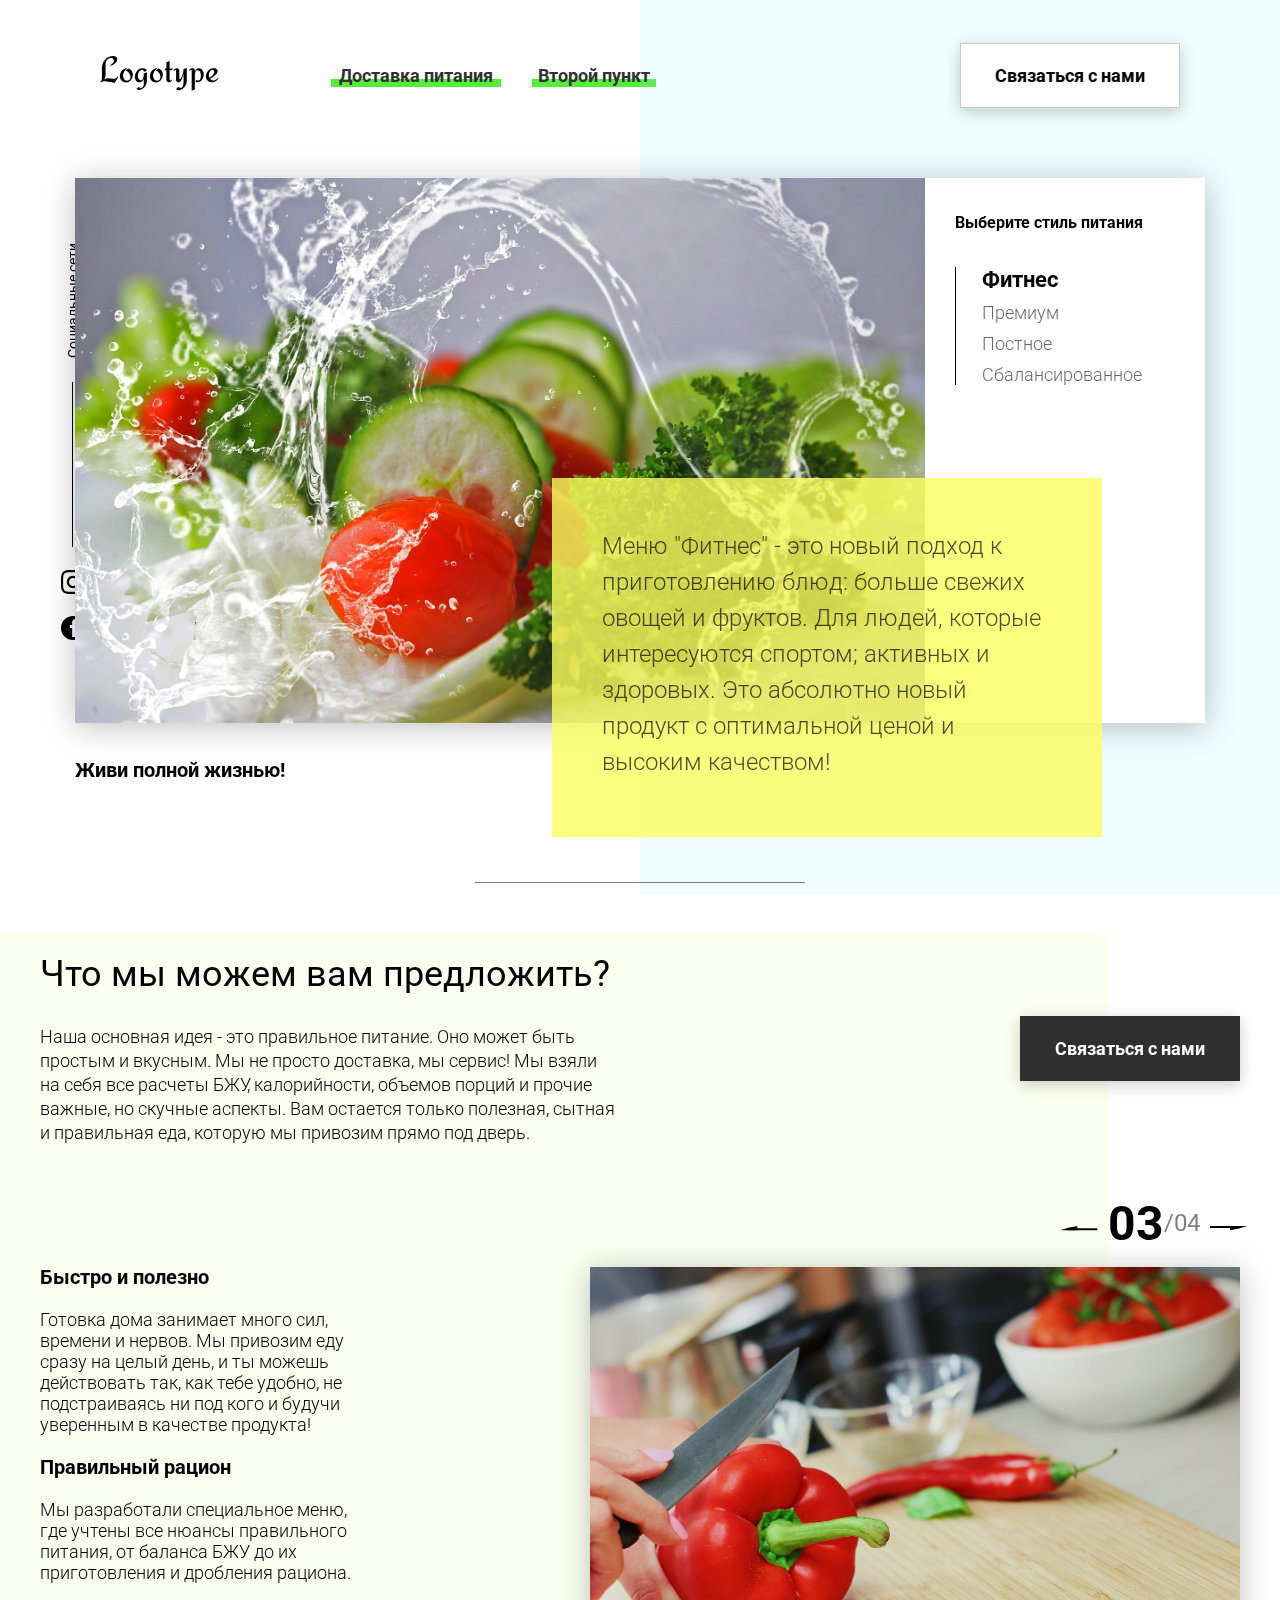
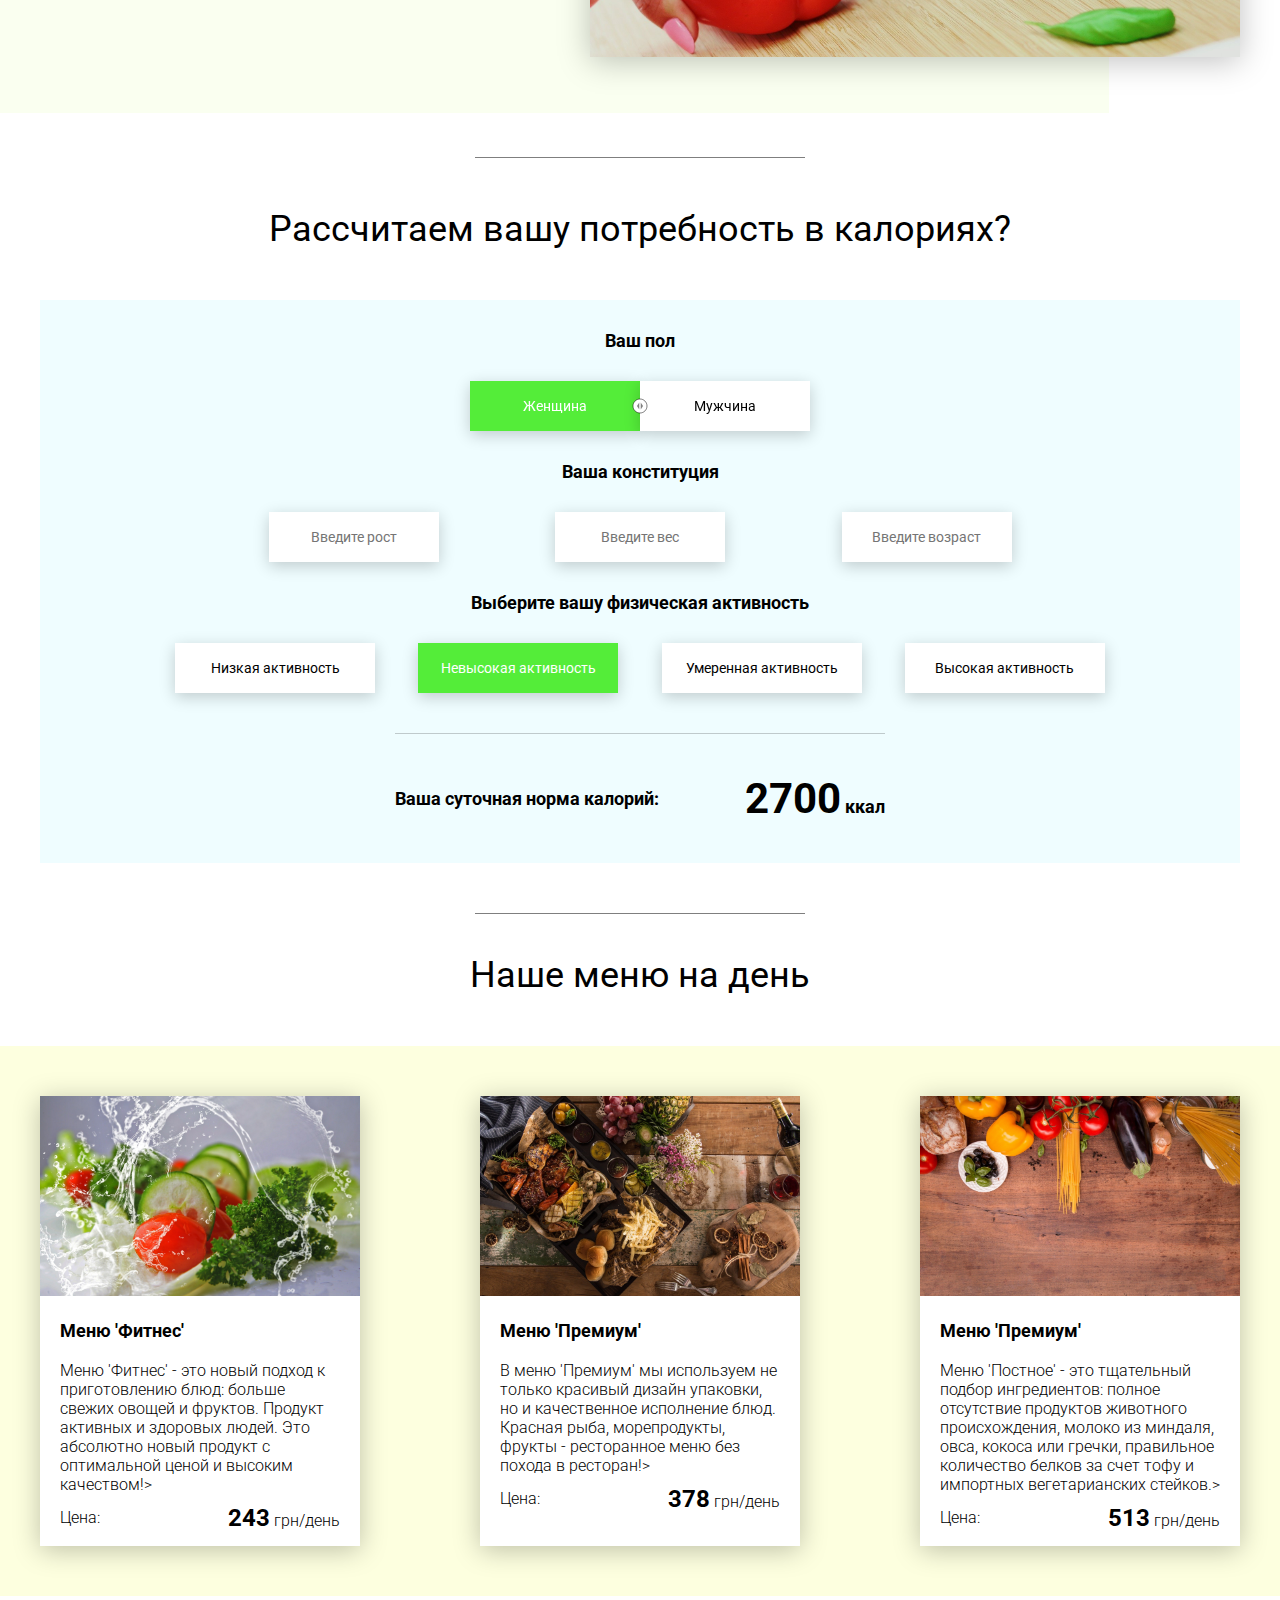
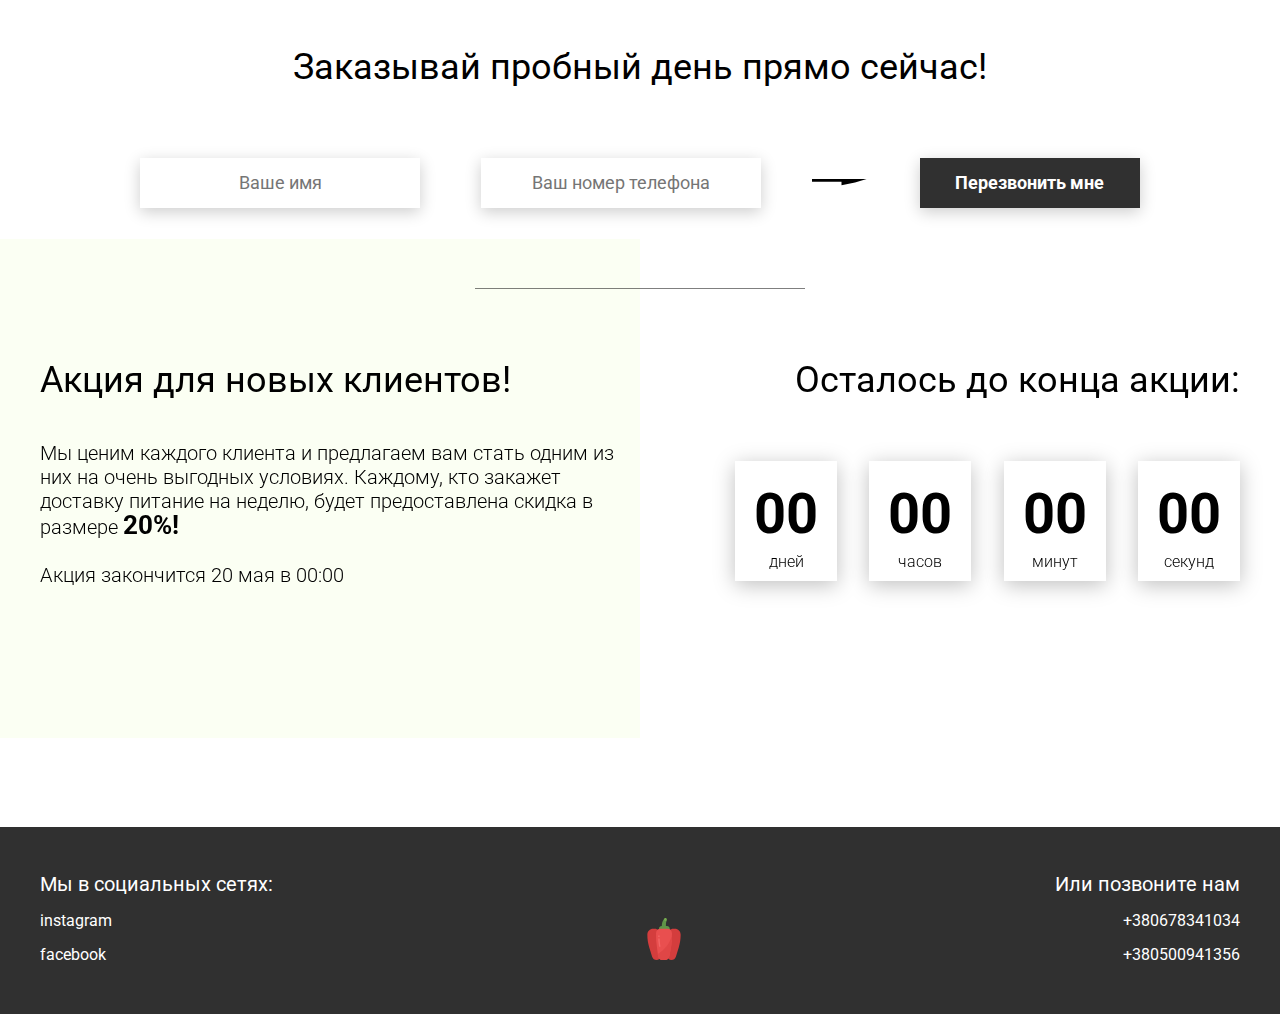
<file: Food_dist/index.html>
<!DOCTYPE html>
<html lang="en">
<head>
    <meta charset="UTF-8">
    <meta name="viewport" content="width=device-width, initial-scale=1.0">
    <title>Food</title>
    <link rel="stylesheet" href="css/style.css">
    <link rel="stylesheet" href="css/myStyle.css">
</head>
<body>
    <header class="header">
        <div class="header__left-block">
            <div class="header__logo">
                <img src="icons/logo.svg" alt="Логотип">
            </div>
            <nav class="header__links">
                <a href="#" class="header__link">Доставка питания</a>
                <a href="#" class="header__link">Второй пункт</a>
            </nav>
        </div>
        <div class="header__right-block">
            <button data-modalOpenBtn class="btn btn_white">Связаться с нами</button>
        </div>
    </header>
    <div class="sidepanel">
        <div class="sidepanel__text"><span>Социальные сети</span></div>
        <div class="sidepanel__divider"></div>
        <a href="#" class="sidepanel__icon">
            <img src="icons/instagram.svg" alt="instagram">
        </a>
        <a href="#" class="sidepanel__icon">
            <img src="icons/facebook.svg" alt="facebook">
        </a>
    </div>

    <div class="preview">
        <div class="bgc_blue"></div>
        <div class="container">
            <div class="tabcontainer">
                <div class="tabcontent">
                    <img src="img/tabs/vegy.jpg" alt="vegy">
                    <div class="tabcontent__descr">
                        Меню "Фитнес" - это новый подход к приготовлению блюд: больше свежих овощей и фруктов. Для людей, которые интересуются спортом; активных и здоровых. Это абсолютно новый продукт с оптимальной ценой и высоким качеством!
                    </div>
                </div>
                <div class="tabcontent">
                    <img src="img/tabs/elite.jpg" alt="elite">
                    <div class="tabcontent__descr">
                        Меню “Премиум” - мы используем не только красивый дизайн упаковки, но и качественное исполнение блюд. Красная рыба, морепродукты, фрукты - ресторанное меню без похода в ресторан!                                     
                    </div>
                </div>
                <div class="tabcontent">
                    <img src="img/tabs/post.jpg" alt="post">
                    <div class="tabcontent__descr">
                        Наше специальное “Постное меню” - это тщательный подбор ингредиентов: полное отсутствие продуктов животного происхождения. Полная гармония с собой и природой в каждом элементе! Все будет Ом!                                     
                    </div>
                </div>
                <div class="tabcontent">
                    <img src="img/tabs/vegy.jpg" alt="vegy">
                    <div class="tabcontent__descr">
                        Меню "Сбалансированное" - это соответствие вашего рациона всем научным рекомендациям. Мы тщательно просчитываем вашу потребность в к/б/ж/у и создаем лучшие блюда для вас.
                    </div>
                </div>
                <div class="tabheader">
                    <h3>Выберите стиль питания</h3>
                    <div class="tabheader__items">
                        <div class="tabheader__item tabheader__item_active">Фитнес</div>
                        <div class="tabheader__item">Премиум</div>
                        <div class="tabheader__item">Постное</div>
                        <div class="tabheader__item">Сбалансированное</div>
                    </div>
                </div>
            </div>
            <div class="preview__life">Живи полной жизнью!</div>
        </div>
    </div>

    <div class="divider"></div>

    <div class="offer">
        <div class="bgc_y"></div>
        <div class="container">
            <div class="offer__text">
                <h2 class="title">Что мы можем вам предложить?</h2>
                <div class="offer__descr">
                    Наша основная идея - это правильное питание. Оно может быть простым и вкусным. Мы не просто доставка, мы сервис! Мы взяли на себя все расчеты БЖУ, калорийности, объемов порций и прочие важные, но скучные аспекты. Вам остается только полезная, сытная и правильная еда, которую мы привозим прямо под дверь.
                </div>
            </div>
            <div class="offer__action">
                <button data-modalOpenBtn class="btn btn_dark">Связаться с нами</button>
            </div>
        </div>
        <div class="container">
            <div class="offer__advantages">
                <h2>Быстро и полезно</h2>
                <div class="offer__advantages-text">
                    Готовка дома занимает много сил, времени и нервов. Мы привозим еду сразу на целый день, и ты можешь действовать так, как тебе удобно, не подстраиваясь ни под кого и будучи уверенным в качестве продукта!
                </div>
                <h2>Правильный рацион</h2>
                <div class="offer__advantages-text">
                    Мы разработали специальное меню, где учтены все нюансы правильного питания, от баланса БЖУ до их приготовления и дробления рациона.
                </div>
            </div>
            <div class="offer__slider">
                <div class="offer__slider-counter">
                    <div class="offer__slider-prev">
                        <img src="icons/left.svg" alt="prev">
                    </div>
                    <span id="current">03</span>
                    /
                    <span id="total">04</span>
                    <div class="offer__slider-next">
                        <img src="icons/right.svg" alt="next">
                    </div>
                </div>
                <div class="offer__slider-wrapper">
                    <div class="offer__slide">
                        <img src="img/slider/pepper.jpg" alt="pepper">
                    </div>
                    <!-- <div class="offer__slide">
                        <img src="img/slider/food-12.jpg" alt="food">
                    </div>
                    <div class="offer__slide">
                        <img src="img/slider/olive-oil.jpg" alt="oil">
                    </div>
                    <div class="offer__slide">
                        <img src="img/slider/paprika.jpg" alt="paprika">
                    </div> -->
                </div>
            </div>
        </div>
    </div>

    <div class="divider"></div>

    <div class="calculating">
        <div class="container">
            <h2 class="title">Рассчитаем вашу потребность в калориях?
            </h2>
            <div class="calculating__field">
                <div class="calculating__subtitle">
                    Ваш пол
                </div>
                <div class="calculating__choose" id="gender">
                    <div class="calculating__choose-item calculating__choose-item_active">Женщина</div>
                    <div class="calculating__choose-item">Мужчина</div>
                </div>

                <div class="calculating__subtitle">
                    Ваша конституция
                </div>
                <div class="calculating__choose calculating__choose_medium">
                    <input type="text" id="height" placeholder="Введите рост" class="calculating__choose-item">
                    <input type="text" id="weight" placeholder="Введите вес"  class="calculating__choose-item">
                    <input type="text" id="age" placeholder="Введите возраст" class="calculating__choose-item">
                </div>

                <div class="calculating__subtitle">
                    Выберите вашу физическая активность
                </div>
                <div class="calculating__choose calculating__choose_big">
                    <div id="low" class="calculating__choose-item">Низкая активность </div>
                    <div id="small"  class="calculating__choose-item calculating__choose-item_active">Невысокая активность</div>
                    <div id="medium" class="calculating__choose-item">Умеренная активность</div>
                    <div id="high" class="calculating__choose-item">Высокая активность</div>
                </div>

                <div class="calculating__divider"></div>

                <div class="calculating__total">
                    <div class="calculating__subtitle">
                        Ваша суточная норма калорий:
                    </div>
                    <div class="calculating__result">
                        <span>2700</span> ккал
                    </div>
                </div>
            </div>
        </div>
    </div>

    <div class="divider"></div>

    <div class="menu">
        <h2 class="title">Наше меню на день</h2>

        <div class="menu__field">
            <div class="container">

            </div>
        </div>
    </div>

    <div class="order">
        <div class="container">
            <div class="title">Заказывай пробный день прямо сейчас!</div>
            <form action="#" class="order__form">
                <input required placeholder="Ваше имя" name="name" type="text" class="order__input">
                <input required placeholder="Ваш номер телефона" name="phone" type="phone" class="order__input">
                <img src="icons/right.svg" alt="right">
                <button class="btn btn_dark btn_min">Перезвонить мне</button>
            </form>
        </div>
    </div>

    <div class="divider"></div>

    <div class="promotion">
        <div class="bgc_y"></div>
        <div class="container">
            <div class="promotion__text">
                <div class="title">Акция для новых клиентов!</div>
                <div class="promotion__descr">
                    Мы ценим каждого клиента и предлагаем вам стать одним из них на очень выгодных условиях. 
                    Каждому, кто закажет доставку питание на неделю, будет предоставлена скидка в размере <span>20%!</span>
                    <br><br>
                    Акция закончится 20 мая в 00:00
                </div>
            </div>
            <div class="promotion__timer">
                <div class="title">Осталось до конца акции:</div>
                <div class="timer">
                    <div class="timer__block">
                        <span id="days">12</span>
                        дней
                    </div>
                    <div class="timer__block">
                        <span id="hours">20</span>
                        часов
                    </div>
                    <div class="timer__block">
                        <span id="minutes">56</span>
                        минут
                    </div>
                    <div class="timer__block">
                        <span id="seconds">20</span>
                        секунд
                    </div>
                </div>
            </div>
        </div>
    </div>

    <footer class="footer">
        <div class="container">
            <div class="social">
                <div class="subtitle">Мы в социальных сетях:</div>
                <a href="#" class="link">instagram</a>
                <a href="#" class="link">facebook</a>
            </div>
            <div class="pepper">
                <img src="icons/veg.svg" alt="pepper">
            </div>
            <div class="call">
                <div class="subtitle">Или позвоните нам</div>
                <a href="#" class="link">+380678341034</a>
                <a href="#" class="link">+380500941356</a>
            </div>
        </div>
    </footer>

    <div class="modal">
        <div class="modal__dialog">
            <div class="modal__content">
                <form action="#">
                    <div data-modalCloseBtn class="modal__close">&times;</div>
                    <div class="modal__title">Мы свяжемся с вами как можно быстрее!</div>
                    <input required placeholder="Ваше имя" name="name" type="text" class="modal__input">
                    <input required placeholder="Ваш номер телефона" name="phone" type="phone" class="modal__input">
                    <button class="btn btn_dark btn_min">Перезвонить мне</button>
                </form>
            </div>
        </div>
    </div>
    <script src="js/script.js"></script>
</body>
</html>
</file>
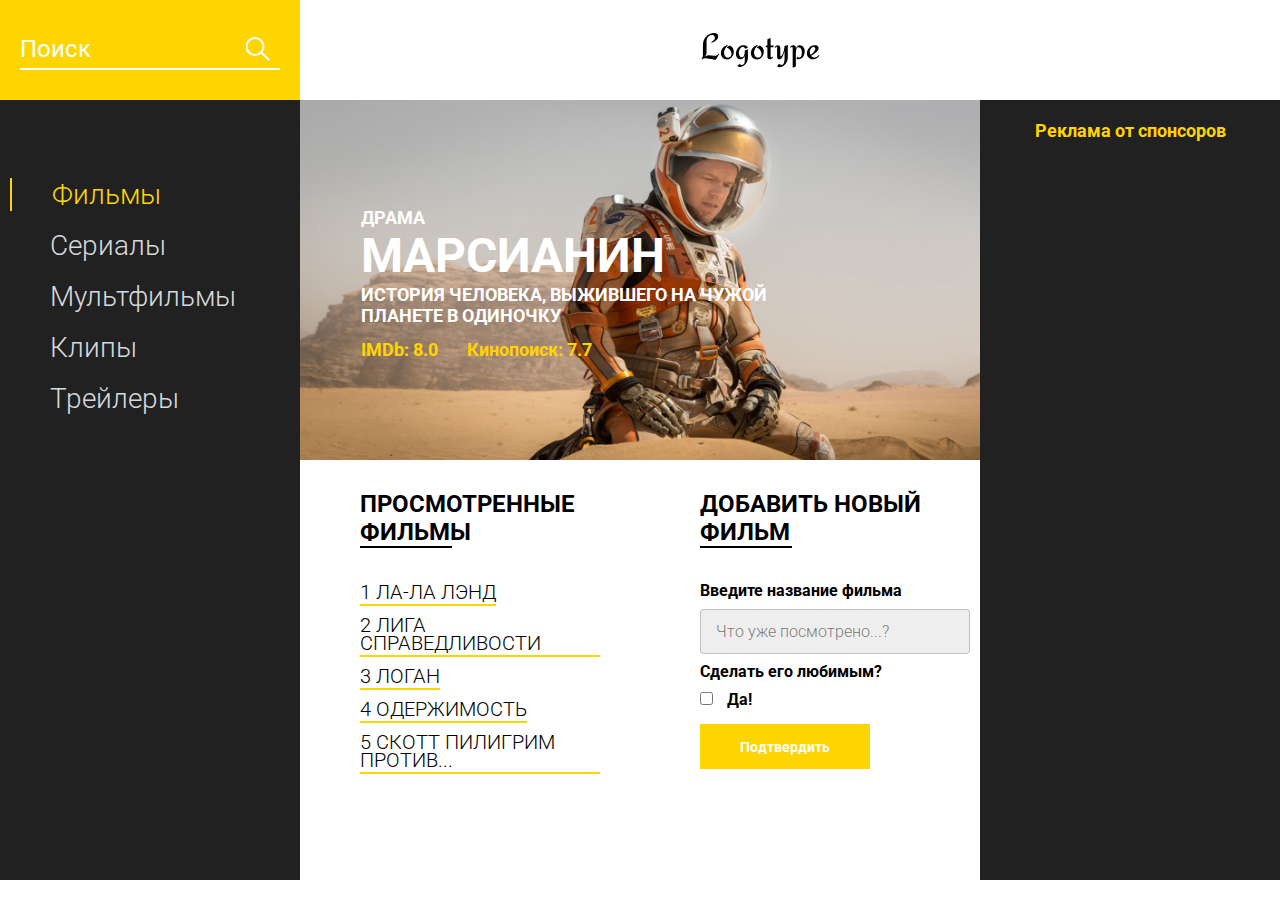
<file: project/index.html>
<!DOCTYPE html>
<html lang="en">
<head>
    <meta charset="UTF-8">
    <meta name="viewport" content="width=device-width, initial-scale=1.0">
    <title>Movie DB</title>
    <link href="https://fonts.googleapis.com/css?family=Roboto:300,400,700&display=swap&subset=cyrillic-ext" rel="stylesheet">
    <link rel="stylesheet" href="css/style.min.css">
</head>
<body>
    <header class="header">
        <div class="header__search">
            <form action="#">
                <input type="text" placeholder="Поиск">
            </form>
        </div>
        <div class="header__logo">
            <img src="icons/Logotype.svg" alt="logo">
        </div>
    </header>
    <main class="promo">
        <div class="promo__menu">
            <nav class="promo__menu-list">
                <ul>
                    <li><a class="promo__menu-item promo__menu-item_active" href="#">Фильмы</a></li>
                    <li><a class="promo__menu-item" href="#">Сериалы</a></li>
                    <li><a class="promo__menu-item" href="#">Мультфильмы</a></li>
                    <li><a class="promo__menu-item" href="#">Клипы</a></li>
                    <li><a class="promo__menu-item" href="#">Трейлеры</a></li>
                </ul>
            </nav>
        </div>
        <div class="promo__content">
            <div class="promo__bg">
                <div class="promo__genre">КОМЕДИЯ</div>
                <div class="promo__title">МАРСИАНИН</div>
                <div class="promo__descr">ИСТОРИЯ ЧЕЛОВЕКА, ВЫЖИВШЕГО НА ЧУЖОЙ ПЛАНЕТЕ В ОДИНОЧКУ</div>
                <div class="promo__ratings">
                    <span>IMDb: 8.0</span>
                    <span>Кинопоиск: 7.7</span>
                </div>
            </div>
            <div class="promo__interactive">
                <div>
                    <div class="promo__interactive-title">ПРОСМОТРЕННЫЕ ФИЛЬМЫ</div>
                    <ul class="promo__interactive-list">
                        <li class="promo__interactive-item">ЛОГАН
                            <div class="delete"></div>
                        </li>
                        <li class="promo__interactive-item">ЛИГА СПРАВЕДЛИВОСТИ
                            <div class="delete"></div>
                        </li>
                        <li class="promo__interactive-item">ЛА-ЛА ЛЭНД
                            <div class="delete"></div>
                        </li>
                        <li class="promo__interactive-item">ОДЕРЖИМОСТЬ
                            <div class="delete"></div>
                        </li>
                        <li class="promo__interactive-item">СКОТТ ПИЛИГРИМ ПРОТИВ...
                            <div class="delete"></div>
                        </li>
                    </ul>
                </div>
                <div>
                    <form class="add">
                        <div class="promo__interactive-title">ДОБАВИТЬ НОВЫЙ ФИЛЬМ</div>
                        <span>Введите название фильма</span>
                        <input class="adding__input" type="text" placeholder="Что уже посмотрено...?">
                        <span>Сделать его любимым?</span>
                        <input type="checkbox">
                        <span class="yes">Да!</span>
                        <button>Подтвердить</button>
                    </form>
                </div>
            </div>
        </div>
        <div class="promo__adv">
            <div class="promo__adv-title">Реклама от спонсоров</div>
            <img src="img/content_1.jpg" alt="some picture">
            <img src="img/content_2.jpg" alt="some picture">
            <img src="img/content_3.png" alt="some picture">
        </div>
    </main>

    <script src="js/script.js"></script>
</body>
</html>
</file>
<file: Food_dist/css/style.css>
@import url(https://fonts.googleapis.com/css?family=Roboto:300,400,700&display=swap&subset=cyrillic-ext);*{box-sizing:border-box;margin:0;padding:0;font-family:Roboto,sans-serif}a{text-decoration:none}.btn{width:220px;height:65px;display:flex;justify-content:center;align-items:center;background-color:#fff;font-size:18px;font-weight:700;border:1px solid rgba(0,0,0,.2);box-shadow:0 4px 15px rgba(0,0,0,.2);cursor:pointer;transition:.3s all;outline:0}.btn_white{background-color:#fff}.btn_dark{background-color:#303030;color:#fff;border:none}.btn_min{height:50px}.btn:hover{box-shadow:0 4px 30px rgba(0,0,0,.3)}.container{max-width:1200px;margin:0 auto}.divider{width:330px;height:1px;margin:0 auto;background-color:rgba(0,0,0,.5)}.title{font-size:36px;font-weight:400}.header{display:flex;justify-content:space-between;align-items:center;height:150px;padding:0 100px}.header__left-block{display:flex;justify-content:space-between;min-width:550px}.header__logo{max-width:170px}.header__logo img{width:100%}.header__links{display:flex;align-items:center}.header__link{position:relative;margin-right:45px;font-weight:700;font-size:18px;color:#303030}.header__link:after{content:'';position:absolute;display:block;width:110%;left:-5%;bottom:-1px;z-index:-1;height:8px;background:#54ed39}.header__link:last-child{margin-right:0}.sidepanel{position:fixed;left:60px;top:240px;height:400px;width:25px;display:flex;flex-direction:column;justify-content:space-between;align-items:center}.sidepanel__text{width:120px;height:120px;font-size:14px}.sidepanel__text span{display:flex;transform:rotate(-90deg) translateX(-50px)}.sidepanel__divider{width:1px;height:165px;background-color:#000}.sidepanel__icon{width:24px;height:24px}.sidepanel__icon img{width:100%}.preview{padding:28px 0 100px 0;position:relative}.preview__life{font-weight:700;font-size:20px;margin-left:35px;margin-top:35px}.bgc_blue{position:absolute;right:0;top:-155px;width:50vw;height:900px;background:rgba(146,242,255,.15);z-index:-1}.tabcontainer{display:flex;width:1130px;margin:0 auto;box-shadow:0 4px 30px rgba(0,0,0,.25)}.tabcontent{width:850px;position:relative}.tabcontent img{width:100%;height:100%;object-fit:cover}.tabcontent__descr{position:absolute;top:300px;right:-177px;width:550px;height:359px;background:rgba(251,254,93,.8);padding:50px;font-size:24px;font-weight:300;line-height:36px;color:rgba(0,0,0,.7)}.tabheader{width:280px;padding:35px 30px;background-color:#fff}.tabheader h3{font-weight:700;font-size:16px}.tabheader__items{margin-top:35px;padding-left:26px;border-left:1px solid #000}.tabheader__item{font-weight:700;font-size:18px;font-weight:300;margin-top:10px;color:rgba(0,0,0,.6);cursor:pointer;transition:.3s all}.tabheader__item_active{color:#000;font-size:22px;font-weight:700}.offer{padding:70px 0 100px 0;position:relative}.offer .container{display:flex;justify-content:space-between}.offer .bgc_y{position:absolute;width:1109px;height:780px;background:rgba(243,255,222,.45);z-index:-1;top:50px}.offer__text{width:580px}.offer__descr{font-size:18px;margin-top:30px;font-weight:300;line-height:24px}.offer__action{display:flex;align-items:center;justify-content:flex-end}.offer__advantages{width:330px;margin-top:50px}.offer__advantages h2{font-weight:700;font-size:20px;margin-top:20px}.offer__advantages h2:first-child{margin-top:70px}.offer__advantages-text{margin-top:20px;font-size:18px;font-weight:300;line-height:21px}.offer__slider{width:650px;margin-top:50px;display:flex;flex-direction:column;align-items:flex-end}.offer__slider-counter{display:flex;width:180px;align-items:center;font-size:24px;color:rgba(0,0,0,.5)}.offer__slider-wrapper{width:100%;margin-top:15px;box-shadow:0 4px 30px rgba(0,0,0,.25)}.offer__slider-prev{margin-right:10px;cursor:pointer}.offer__slider-next{margin-left:10px;cursor:pointer}.offer__slider #current{font-size:48px;font-weight:700;color:#000}.offer__slide{width:100%;height:390px}.offer__slide img{width:100%;height:100%;object-fit:cover}.calculating{padding:50px 0}.calculating .title{text-align:center}.calculating__field{width:100%;margin-top:50px;background:rgba(146,242,255,.15);padding:30px 0 40px 0}.calculating__subtitle{text-align:center;font-size:18px;font-weight:700;margin-top:30px}.calculating__subtitle:first-child{margin-top:0}.calculating #gender:after{content:'';position:absolute;top:50%;transform:translateY(-50%);display:block;width:16px;height:16px;background:url(../icons/switch.svg) center center/cover no-repeat}.calculating__choose{position:relative;display:flex;margin-top:30px;justify-content:center}.calculating__choose-item{display:flex;align-items:center;justify-content:center;width:170px;height:50px;padding:0 10px;background:#fff;box-shadow:0 4px 15px rgba(0,0,0,.2);border:none;text-align:center;font-size:14px;cursor:pointer;outline:0;transition:.3s all}.calculating__choose-item_active{color:#fff;background-color:#54ed39}.calculating__choose_medium{width:743px;justify-content:space-between;margin:30px auto 0 auto}.calculating__choose_big{width:930px;justify-content:space-between;margin:30px auto 0 auto}.calculating__choose_big .calculating__choose-item{width:200px}.calculating__divider{width:490px;height:1px;margin:40px auto;background-color:rgba(0,0,0,.2)}.calculating__total{width:490px;margin:0 auto;display:flex;justify-content:space-between;align-items:center}.calculating__result{font-size:18px;font-weight:700}.calculating__result span{font-size:42px}.menu{padding:40px 0 50px 0}.menu .container{display:flex;justify-content:space-between;align-items:flex-start}.menu .title{text-align:center}.menu__field{margin-top:50px;padding:50px 0;width:100%;background:rgba(249,254,126,.25)}.menu__item{width:320px;min-height:450px;background:#fff;box-shadow:0 4px 25px rgba(0,0,0,.25);font-size:16px;font-weight:300}.menu__item img{width:100%;height:200px;object-fit:cover}.menu__item-subtitle{font-weight:700;font-size:18px;padding:0 20px;margin-top:20px}.menu__item-descr{margin-top:20px;padding:0 20px}.menu__item-divider{width:100%;height:1px;background-color:rgba(0,0,0,.25);margin-top:40px}.menu__item-price{display:flex;justify-content:space-between;align-items:center;padding:10px 20px}.menu__item-price span{font-size:24px;font-weight:700}.order{padding-bottom:80px}.order .title{text-align:center}.order__form{margin-top:70px;padding:0 100px;display:flex;justify-content:space-between;align-items:center}.order__form img{transform:scale(1.5)}.order__input{width:280px;height:50px;background:#fff;box-shadow:0 4px 15px rgba(0,0,0,.2);border:none;font-size:18px;text-align:center;padding:0 20px;outline:0}.promotion{padding:70px 0 240px 0;position:relative}.promotion .container{display:flex}.promotion .bgc_y{position:absolute;width:50%;height:499px;background:rgba(243,255,222,.35);z-index:-1;top:-50px;left:0}.promotion__text{width:50%}.promotion__descr{margin-top:40px;font-size:20px;line-height:24px;font-weight:300}.promotion__descr span{font-weight:700;font-size:26px}.promotion__timer{width:50%}.promotion__timer .title{text-align:right}.promotion__timer .timer{margin-top:60px;padding-left:95px;display:flex;justify-content:space-between;align-items:center}.promotion__timer .timer__block{width:102px;height:120px;background:#fff;box-shadow:0 4px 20px rgba(0,0,0,.25);font-size:16px;font-weight:300;text-align:center}.promotion__timer .timer__block span{display:block;margin-top:20px;margin-bottom:5px;font-size:56px;font-weight:700}.footer{min-height:180px;background-color:#303030;padding:45px 0 50px 0;color:#fff}.footer .container{height:100%;display:flex;justify-content:space-between;align-items:flex-end}.footer .subtitle{font-size:20px}.footer .link{display:block;margin-top:15px;font-size:16px;color:#fff}.footer .call{text-align:right}.modal{position:fixed;top:0;left:0;z-index:1050;display:none;width:100%;height:100%;overflow:hidden;background-color:rgba(0,0,0,.5)}.modal__dialog{max-width:500px;margin:40px auto}.modal__content{position:relative;width:100%;padding:40px;background-color:#fff;border:1px solid rgba(0,0,0,.2);border-radius:4px;max-height:80vh;overflow-y:auto}.modal__close{position:absolute;top:8px;right:14px;font-size:30px;color:#000;opacity:.5;font-weight:700;border:none;background-color:transparent;cursor:pointer}.modal__title{text-align:center;font-size:22px;text-transform:uppercase}.modal__input{display:block;margin:20px auto 20px auto;width:280px;height:50px;background:#fff;box-shadow:0 4px 15px rgba(0,0,0,.2);border:none;font-size:18px;text-align:center;padding:0 20px;outline:0}.modal .btn{display:block;width:280px;margin:0 auto}
</file>
<file: Food_dist/css/myStyle.css>
.hide {
  display: none;
}
.show {
  display: block;
}
.fade {
  animation-name: fade;
  animation-duration: 1.5s;
}
@keyframes fade{
  from{
    opacity: 0.1;
  }
  to{
    opacity: 1;
  }
}
</file>
<file: project/css/style.min.css>
*{-webkit-box-sizing:border-box;box-sizing:border-box;margin:0;padding:0;font-family:'Roboto', sans-serif}.header{display:-webkit-box;display:-ms-flexbox;display:flex;height:100px}.header__search{display:-webkit-box;display:-ms-flexbox;display:flex;-webkit-box-pack:center;-ms-flex-pack:center;justify-content:center;-webkit-box-align:center;-ms-flex-align:center;align-items:center;height:100%;width:300px;background:#FFD500}.header__search form{position:relative;width:260px;height:30px}.header__search form input{width:100%;border:none;border-bottom:2px solid #fff;background-color:transparent;color:#fff;font-size:24px;line-height:28px;padding-bottom:5px;outline:none}.header__search form input::-webkit-input-placeholder{color:#fff}.header__search form input:-ms-input-placeholder{color:#fff}.header__search form input::-ms-input-placeholder{color:#fff}.header__search form input::placeholder{color:#fff}.header__search form:after{content:'';display:block;position:absolute;top:2px;right:10px;background:url("../icons/search.svg") center center/cover no-repeat;width:24px;height:24px}.header__logo{display:-webkit-box;display:-ms-flexbox;display:flex;-webkit-box-pack:center;-ms-flex-pack:center;justify-content:center;-webkit-box-align:center;-ms-flex-align:center;align-items:center;height:100%;width:calc(100% - 360px)}.promo{height:780px;display:-webkit-box;display:-ms-flexbox;display:flex}.promo__menu{width:300px;height:100%;background:#212121;padding:60px 0 0 10px}.promo__menu-item{display:block;font-size:28px;line-height:33px;color:#D6D9DC;text-decoration:none;font-weight:300;padding-left:40px;margin-top:18px}.promo__menu-item:hover{color:#FFD500}.promo__menu-item_active{border-left:2px solid  #FFD500;color:#FFD500}.promo__content{width:calc(100% - 600px)}.promo__bg{height:360px;background:url("../img/mars.webp") center center/cover no-repeat;background-position:top;padding:107px 0 0 61px}.promo__genre{font-weight:bold;font-size:18px;line-height:21px;color:#FFFFFF;text-transform:uppercase}.promo__title{font-weight:bold;font-size:48px;line-height:56px;color:#FFFFFF;text-transform:uppercase}.promo__descr{width:481px;font-weight:bold;font-size:18px;line-height:21px;color:#FFFFFF;text-transform:uppercase}.promo__ratings{margin-top:13px}.promo__ratings span{font-weight:bold;font-size:18px;line-height:21px;color:#FFD500;margin-right:25px}.promo__interactive{display:-webkit-box;display:-ms-flexbox;display:flex}.promo__interactive>div{width:50%;padding:30px 0 0 60px}.promo__interactive-title{display:inline-block;font-weight:bold;font-size:24px;line-height:28px;color:#000000}.promo__interactive-title:after{content:'';display:block;width:33%;height:2px;background-color:#000}.promo__interactive-list{list-style-type:none;margin-top:35px;display:-webkit-box;display:-ms-flexbox;display:flex;-webkit-box-orient:vertical;-webkit-box-direction:normal;-ms-flex-direction:column;flex-direction:column;-webkit-box-align:start;-ms-flex-align:start;align-items:flex-start}.promo__interactive-item{display:inline-block;position:relative;font-weight:300;font-size:20px;line-height:18px;color:#000000;margin-bottom:15px;padding-right:40px;text-transform:uppercase}.promo__interactive-item span{display:block;position:absolute;left:-30px;top:50%;-webkit-transform:translateY(-50%);transform:translateY(-50%);width:20px;height:20px;background:url("../icons/Star.svg") center center/cover no-repeat}.promo__interactive-item:before{content:'';position:absolute;bottom:-5px;display:block;width:calc(100% - 40px);height:2px;background-color:#FFD500}.promo__interactive-item:hover .delete{content:'';display:block;position:absolute;right:0px;top:50%;-webkit-transform:translateY(-50%);transform:translateY(-50%);width:20px;height:20px;background:url("../icons/trash.png") center center/cover no-repeat;cursor:pointer}.promo__interactive .add .promo__interactive-title{margin-bottom:25px}.promo__interactive .add span{display:block;margin:10px 0;font-weight:bold;font-size:16px;line-height:16px;color:#000000}.promo__interactive .add .yes{display:inline;margin-left:10px}.promo__interactive .add input[type="text"]{width:270px;height:45px;line-height:50px;font-size:16px;background:rgba(196,196,196,0.29);border:1px solid rgba(0,0,0,0.19);padding:0 15px;outline:none;border-radius:4px}.promo__interactive .add input[type="text"]::-webkit-input-placeholder{font-weight:300;font-size:16px;color:rgba(0,0,0,0.53)}.promo__interactive .add input[type="text"]:-ms-input-placeholder{font-weight:300;font-size:16px;color:rgba(0,0,0,0.53)}.promo__interactive .add input[type="text"]::-ms-input-placeholder{font-weight:300;font-size:16px;color:rgba(0,0,0,0.53)}.promo__interactive .add input[type="text"]::placeholder{font-weight:300;font-size:16px;color:rgba(0,0,0,0.53)}.promo__interactive .add button{display:block;margin-top:15px;width:170px;height:45px;background:#FFD500;font-weight:bold;font-size:14px;line-height:14px;color:#FFFFFF;border:none;outline:none;cursor:pointer}.promo__interactive .add button:active{-webkit-transform:scale(0.95);transform:scale(0.95)}.promo__adv{background:#212121;width:300px;height:100%}.promo__adv-title{font-weight:bold;font-size:18px;line-height:21px;color:#FFD500;margin:20px 0;text-align:center}.promo__adv img{width:100%;margin-bottom:10px}
/*# sourceMappingURL=style.min.css.map */
</file>
